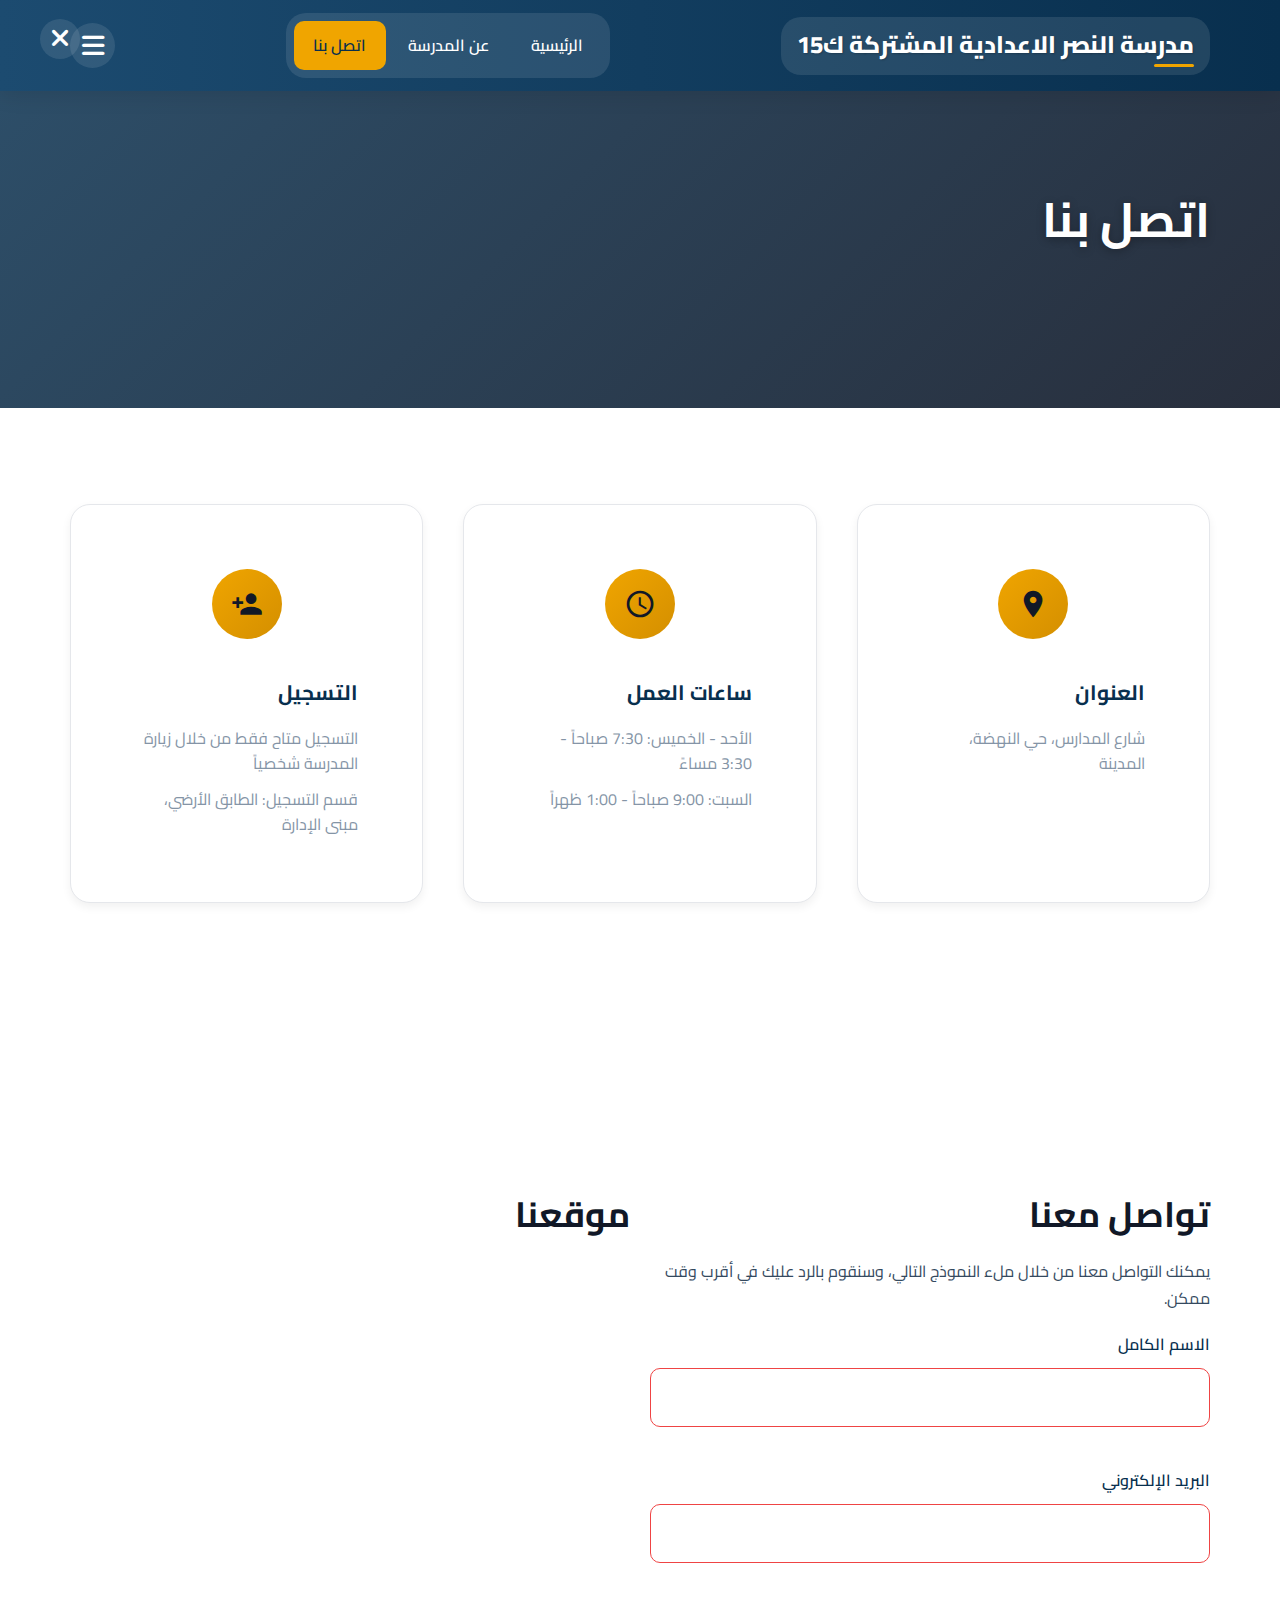
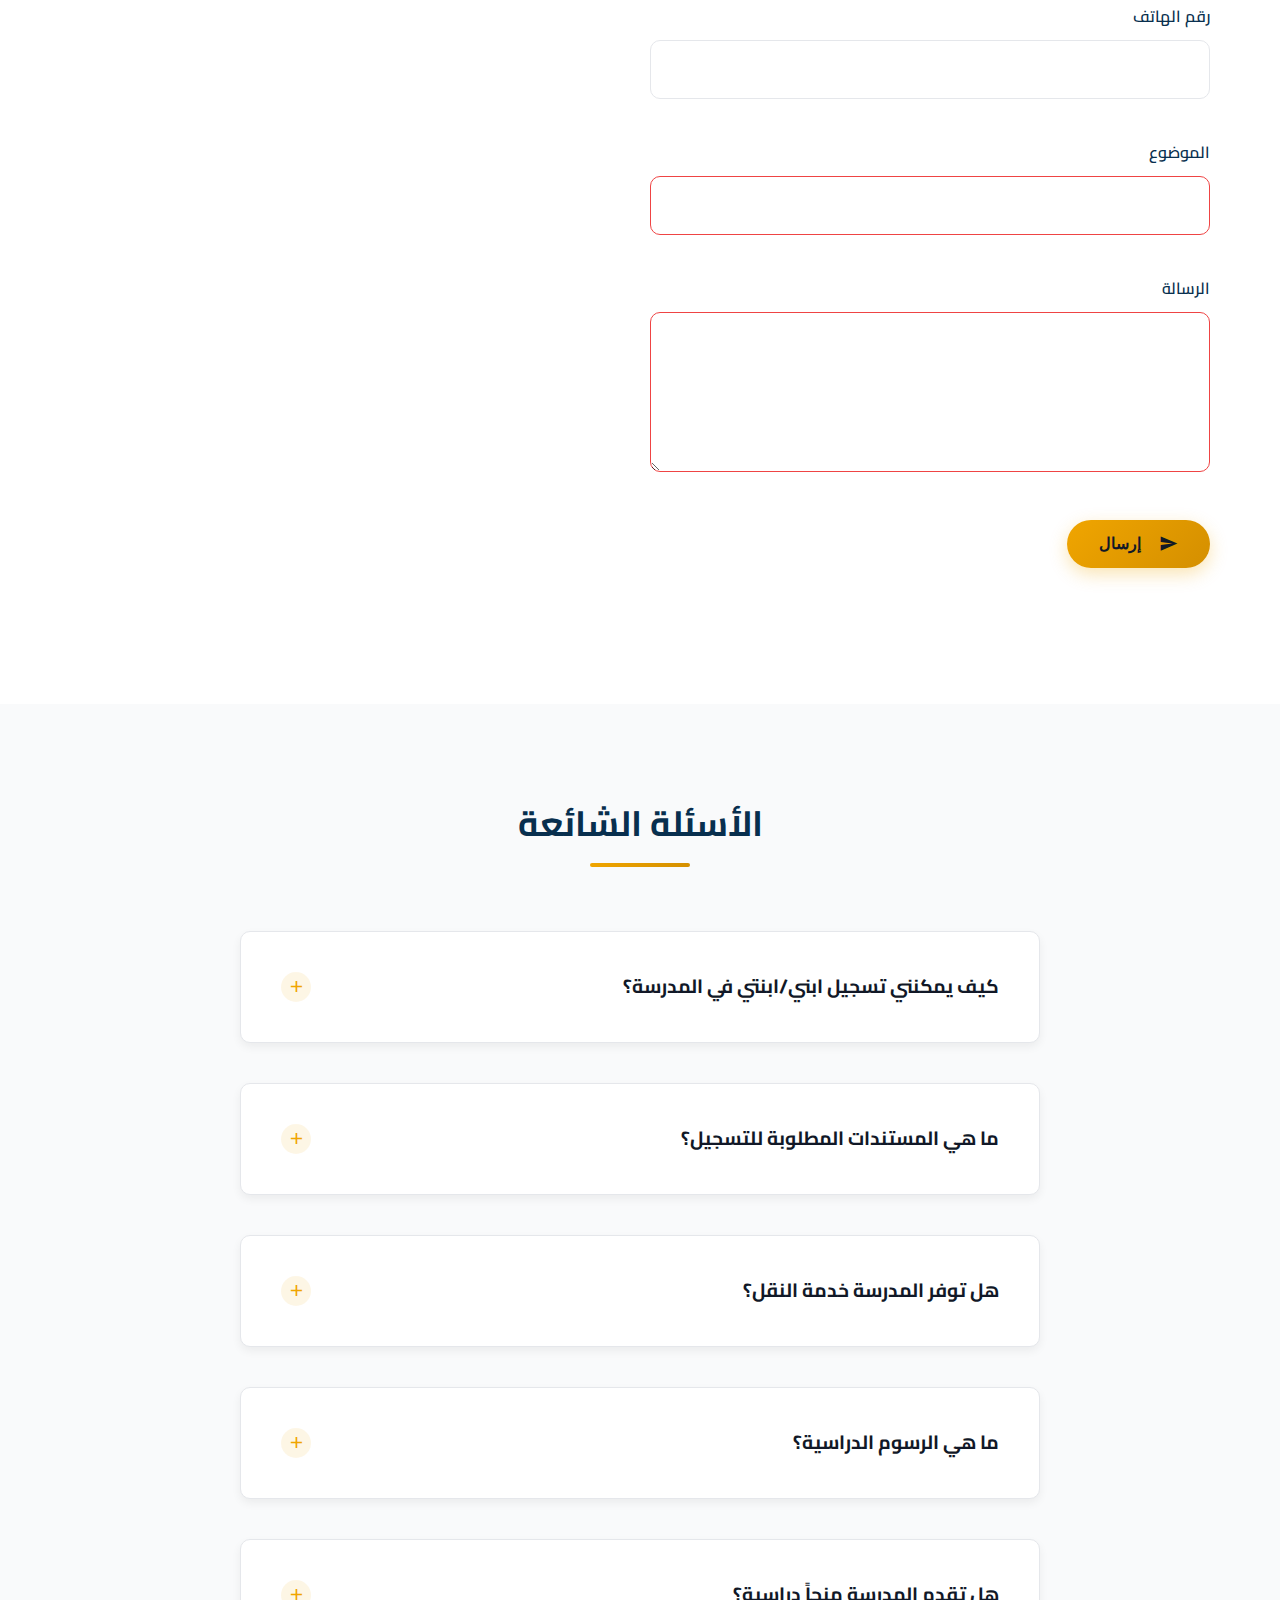
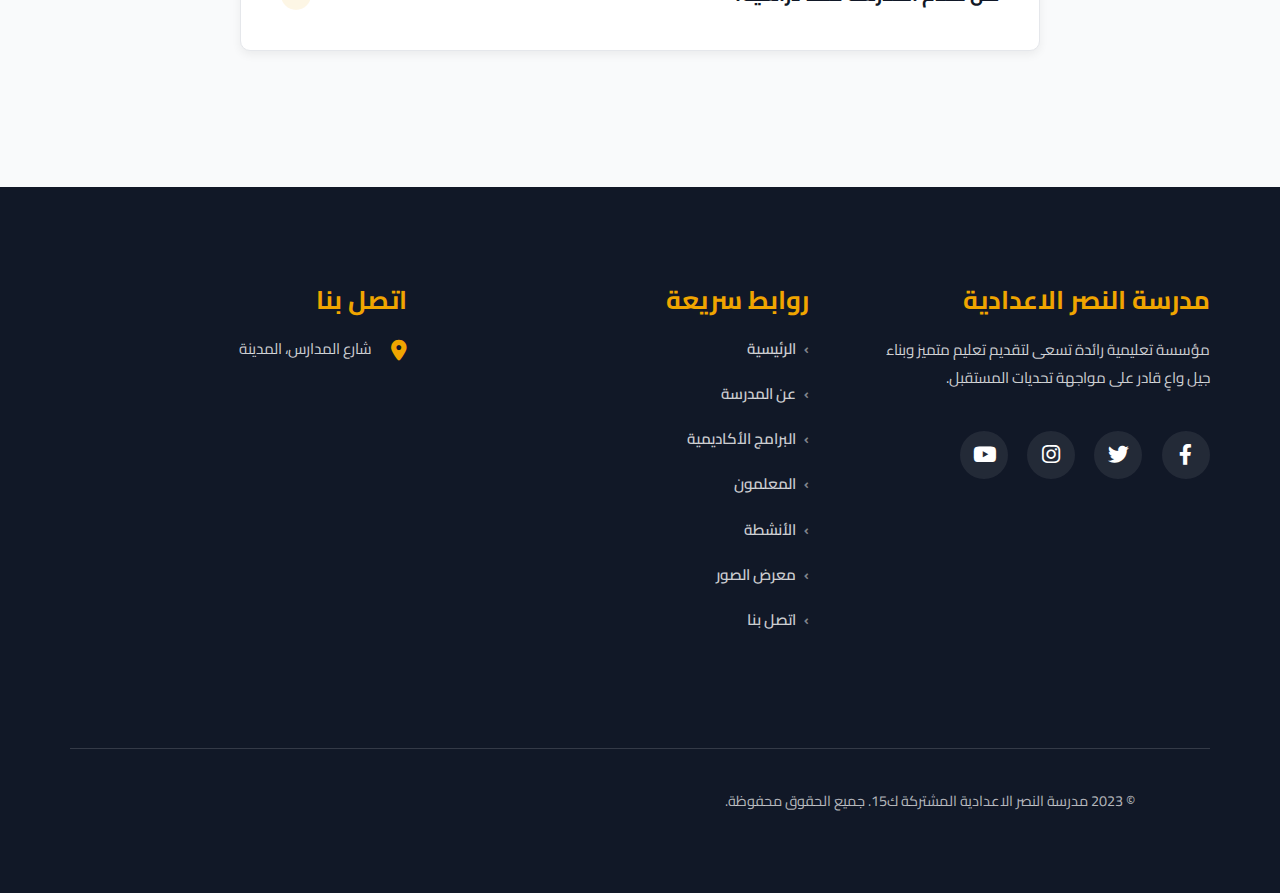
<file: contact.html>
<!DOCTYPE html>
<html lang="ar" dir="rtl">
<head>
    <meta charset="UTF-8">
    <meta name="viewport" content="width=device-width, initial-scale=1.0">
    <meta http-equiv="X-UA-Compatible" content="IE=edge">
    <meta name="description" content="اتصل بنا - مدرسة النصر الاعدادية المشتركة ك15">
    <title>اتصل بنا | مدرسة النصر الاعدادية المشتركة ك15</title>
    <!-- Preconnect to Google Fonts -->
    <link rel="preconnect" href="https://fonts.googleapis.com">
    <link rel="preconnect" href="https://fonts.gstatic.com" crossorigin>
    <!-- Load Cairo font with display=swap for better text visibility during loading -->
    <link href="https://fonts.googleapis.com/css2?family=Cairo:wght@400;600;700;800&display=swap&text=ابتثجحخدذرزسشصضطظعغفقكلمنهويءؤةئ٠١٢٣٤٥٦٧٨٩&subset=arabic" rel="stylesheet">
    <link href="https://fonts.googleapis.com/icon?family=Material+Icons" rel="stylesheet">
    <link rel="stylesheet" href="https://cdnjs.cloudflare.com/ajax/libs/font-awesome/6.0.0-beta3/css/all.min.css">
    <link rel="stylesheet" href="styles/main.css">
</head>
<body>
    <!-- Fallback for users with JavaScript disabled -->
    <noscript>
        <div style="background-color: #f44336; color: white; text-align: center; padding: 10px; direction: rtl;">
            يرجى تفعيل جافا سكريبت للحصول على أفضل تجربة لموقعنا
        </div>
    </noscript>
    <!-- Header -->
    <header class="main-header">
        <div class="container">
            <div class="logo">
                <h1>مدرسة النصر الاعدادية المشتركة ك15</h1>
            </div>
            <nav class="main-nav" aria-label="القائمة الرئيسية">
                <button class="close-menu-btn" aria-label="إغلاق القائمة"><i class="fas fa-times"></i></button>
                <ul>
                    <li><a href="index.html">الرئيسية</a></li>
                    <li><a href="about.html">عن المدرسة</a></li>
                    <li><a href="contact.html" class="active" aria-current="page">اتصل بنا</a></li>
                </ul>
            </nav>
            <button class="menu-toggle" aria-label="فتح القائمة" aria-expanded="false">
                <i class="fas fa-bars"></i>
            </button>
        </div>
    </header>

    <!-- Page Banner -->
    <section class="page-banner">
        <div class="page-banner-overlay"></div>
        <div class="container">
            <h2>اتصل بنا</h2>
            <nav class="breadcrumb">
                <a href="index.html">الرئيسية</a> / <span>اتصل بنا</span>
            </nav>
        </div>
    </section>

    <!-- Contact Info Section -->
    <section class="contact-info-section">
        <div class="container">
            <div class="contact-info-grid">
                <div class="contact-info-card animate-on-scroll">
                    <div class="contact-icon">
                        <i class="material-icons">location_on</i>
                    </div>
                    <h3>العنوان</h3>
                    <p>شارع المدارس، حي النهضة، المدينة</p>
                </div>
                <div class="contact-info-card animate-on-scroll">
                    <div class="contact-icon">
                        <i class="material-icons">schedule</i>
                    </div>
                    <h3>ساعات العمل</h3>
                    <p>الأحد - الخميس: 7:30 صباحاً - 3:30 مساءً</p>
                    <p>السبت: 9:00 صباحاً - 1:00 ظهراً</p>
                </div>
                <div class="contact-info-card animate-on-scroll">
                    <div class="contact-icon">
                        <i class="material-icons">person_add</i>
                    </div>
                    <h3>التسجيل</h3>
                    <p>التسجيل متاح فقط من خلال زيارة المدرسة شخصياً</p>
                    <p>قسم التسجيل: الطابق الأرضي، مبنى الإدارة</p>
                </div>
            </div>
        </div>
    </section>

    <!-- Contact Form and Map Section -->
    <section class="contact-form-map">
        <div class="container">
            <div class="row">
                <div class="col">
                    <div class="contact-form-container">
                        <h2>تواصل معنا</h2>
                        <p>يمكنك التواصل معنا من خلال ملء النموذج التالي، وسنقوم بالرد عليك في أقرب وقت ممكن.</p>
                        <form class="contact-form" id="contactForm">
                            <div class="form-group">
                                <label for="name" class="form-label">الاسم الكامل</label>
                                <input type="text" id="name" name="name" class="form-control" required>
                            </div>
                            <div class="form-group">
                                <label for="email" class="form-label">البريد الإلكتروني</label>
                                <input type="email" id="email" name="email" class="form-control" required>
                            </div>
                            <div class="form-group">
                                <label for="phone" class="form-label">رقم الهاتف</label>
                                <input type="tel" id="phone" name="phone" class="form-control">
                            </div>
                            <div class="form-group">
                                <label for="subject" class="form-label">الموضوع</label>
                                <input type="text" id="subject" name="subject" class="form-control" required>
                            </div>
                            <div class="form-group">
                                <label for="message" class="form-label">الرسالة</label>
                                <textarea id="message" name="message" class="form-control" required></textarea>
                            </div>
                            <div class="form-group">
                                <button type="submit" class="btn btn-primary"><i class="material-icons">send</i> إرسال</button>
                            </div>
                        </form>
                    </div>
                </div>
                <div class="col">
                    <div class="map-container">
                        <h2>موقعنا</h2>
                        <div class="map">
                            <!-- Replace with actual Google Maps embed code -->
                            <iframe src="https://www.google.com/maps/embed?pb=!1m18!1m12!1m3!1d3456.789012345678!2d35.12345678901234!3d31.12345678901234!2m3!1f0!2f0!3f0!3m2!1i1024!2i768!4f13.1!3m3!1m2!1s0x0%3A0x0!2zMzHCsDA3JzI0LjQiTiAzNcKwMDcnMjQuNCJF!5e0!3m2!1sen!2s!4v1234567890123!5m2!1sen!2s" width="100%" height="450" style="border:0;" allowfullscreen="" loading="lazy"></iframe>
                        </div>
                    </div>
                </div>
            </div>
        </div>
    </section>

    <!-- FAQ Section -->
    <section class="faq-section">
        <div class="container">
            <h2 class="section-title">الأسئلة الشائعة</h2>
            <div class="faq-container">
                <div class="faq-item">
                    <div class="faq-question">
                        <h3>كيف يمكنني تسجيل ابني/ابنتي في المدرسة؟</h3>
                        <span class="faq-toggle"><i class="material-icons">add</i></span>
                    </div>
                    <div class="faq-answer">
                        <p>يمكنك تسجيل ابنك/ابنتك في المدرسة من خلال زيارة قسم التسجيل في المدرسة وتقديم المستندات المطلوبة. يرجى الحضور شخصياً خلال ساعات العمل الرسمية، حيث أن التسجيل متاح فقط من خلال الزيارة الشخصية للمدرسة.</p>
                    </div>
                </div>
                <div class="faq-item">
                    <div class="faq-question">
                        <h3>ما هي المستندات المطلوبة للتسجيل؟</h3>
                        <span class="faq-toggle"><i class="material-icons">add</i></span>
                    </div>
                    <div class="faq-answer">
                        <p>المستندات المطلوبة للتسجيل تشمل: شهادة الميلاد، صورة عن بطاقة الهوية للوالدين، صور شخصية حديثة للطالب، الشهادات الدراسية السابقة، وتقرير طبي حديث.</p>
                    </div>
                </div>
                <div class="faq-item">
                    <div class="faq-question">
                        <h3>هل توفر المدرسة خدمة النقل؟</h3>
                        <span class="faq-toggle"><i class="material-icons">add</i></span>
                    </div>
                    <div class="faq-answer">
                        <p>نعم، توفر المدرسة خدمة النقل للطلاب من وإلى المدرسة بحافلات مجهزة ومكيفة، مع مشرفين مؤهلين لضمان سلامة الطلاب.</p>
                    </div>
                </div>
                <div class="faq-item">
                    <div class="faq-question">
                        <h3>ما هي الرسوم الدراسية؟</h3>
                        <span class="faq-toggle"><i class="material-icons">add</i></span>
                    </div>
                    <div class="faq-answer">
                        <p>تختلف الرسوم الدراسية حسب المرحلة الدراسية. يمكنك الاتصال بقسم التسجيل للحصول على معلومات مفصلة عن الرسوم الدراسية للعام الدراسي الحالي.</p>
                    </div>
                </div>
                <div class="faq-item">
                    <div class="faq-question">
                        <h3>هل تقدم المدرسة منحاً دراسية؟</h3>
                        <span class="faq-toggle"><i class="material-icons">add</i></span>
                    </div>
                    <div class="faq-answer">
                        <p>نعم، تقدم المدرسة منحاً دراسية للطلاب المتفوقين أكاديمياً والطلاب الموهوبين في المجالات الرياضية والفنية. يمكنك التواصل مع إدارة المدرسة للحصول على مزيد من المعلومات.</p>
                    </div>
                </div>
            </div>
        </div>
    </section>

    <!-- Footer -->
    <footer class="main-footer">
        <div class="container">
            <div class="footer-grid">
                <div class="footer-about">
                    <h3>مدرسة النصر الاعدادية</h3>
                    <p>مؤسسة تعليمية رائدة تسعى لتقديم تعليم متميز وبناء جيل واعٍ قادر على مواجهة تحديات المستقبل.</p>
                    <div class="social-links">
                        <a href="#"><i class="fab fa-facebook-f"></i></a>
                        <a href="#"><i class="fab fa-twitter"></i></a>
                        <a href="#"><i class="fab fa-instagram"></i></a>
                        <a href="#"><i class="fab fa-youtube"></i></a>
                    </div>
                </div>
                <div class="footer-links">
                    <h3>روابط سريعة</h3>
                    <ul>
                        <li><a href="index.html">الرئيسية</a></li>
                        <li><a href="about.html">عن المدرسة</a></li>
                        <li><a href="academics.html">البرامج الأكاديمية</a></li>
                        <li><a href="teachers.html">المعلمون</a></li>
                        <li><a href="activities.html">الأنشطة</a></li>
                        <li><a href="gallery.html">معرض الصور</a></li>
                        <li><a href="contact.html">اتصل بنا</a></li>
                    </ul>
                </div>
                <div class="footer-contact">
                    <h3>اتصل بنا</h3>
                    <ul>
                        <li><i class="fas fa-map-marker-alt"></i> شارع المدارس، المدينة</li>
                    </ul>
                </div>
            </div>
            <div class="footer-bottom">
                <p>&copy; 2023 مدرسة النصر الاعدادية المشتركة ك15. جميع الحقوق محفوظة.</p>
            </div>
        </div>
    </footer>

    <script src="scripts/main.js"></script>
    <script>
        // Ensure text is visible even if animations fail
        document.addEventListener('DOMContentLoaded', function() {
            document.body.classList.add('page-loaded');
            
            // Force visibility of important text elements after a short delay
            setTimeout(function() {
                document.querySelectorAll('h1, h2, h3, p, .section-title, label, .form-control').forEach(function(el) {
                    el.style.opacity = '1';
                    el.style.visibility = 'visible';
                });
            }, 500);
            
            // FAQ Toggle
            const faqItems = document.querySelectorAll('.faq-item');
            
            faqItems.forEach(item => {
                const question = item.querySelector('.faq-question');
                const answer = item.querySelector('.faq-answer');
                const toggle = item.querySelector('.faq-toggle');
                
                question.addEventListener('click', () => {
                    faqItems.forEach(otherItem => {
                        if (otherItem !== item) {
                            otherItem.classList.remove('active');
                            otherItem.querySelector('.faq-answer').style.display = 'none';
                            otherItem.querySelector('.faq-toggle i').className = 'material-icons';
                            otherItem.querySelector('.faq-toggle i').textContent = 'add';
                        }
                    });
                    
                    item.classList.toggle('active');
                    
                    if (item.classList.contains('active')) {
                        answer.style.display = 'block';
                        toggle.querySelector('i').className = 'material-icons';
                        toggle.querySelector('i').textContent = 'remove';
                    } else {
                        answer.style.display = 'none';
                        toggle.querySelector('i').className = 'material-icons';
                        toggle.querySelector('i').textContent = 'add';
                    }
                });
            });
            
            // Hide all answers initially
            faqItems.forEach(item => {
                item.querySelector('.faq-answer').style.display = 'none';
            });
            
            // Form submission
            const contactForm = document.getElementById('contactForm');
            if (contactForm) {
                contactForm.addEventListener('submit', function(e) {
                    e.preventDefault();
                    // Here you would normally send the form data to a server
                    alert('تم إرسال رسالتك بنجاح! سنتواصل معك قريباً.');
                    contactForm.reset();
                });
            }
        });
    </script>
</body>
</html>
</file>
<file: styles/main.css>
/* === بداية التعديلات: تحسينات شاملة === */

/* CSS Reset */
* {
    margin: 0;
    padding: 0;
    box-sizing: border-box;
    /* تحسين الأداء البصري للخطوط */
    -webkit-font-smoothing: antialiased;
    -moz-osx-font-smoothing: grayscale;
}

/* CSS Variables */
:root {
    /* Colors - نظام ألوان محدث وأكثر انسجاماً */
    --primary-color: #f0a500; /* درجة ذهبية أكثر دفئاً وحيوية */
    --primary-color-darker: #d48f00;
    --secondary-color: #082f4e; /* أزرق بحري عميق */
    --secondary-color-lighter: #1c4b70;
    --accent-color: #e63946; /* أحمر أكثر وضوحاً */
    --text-color: #34495e;  /* لون نص أغمق قليلاً لتحسين القراءة */
    --text-light: #8494a6; /* لون نص فاتح أكثر وضوحاً */
    --light-bg: #f9fafb; /* خلفية فاتحة جداً ونظيفة */
    --white: #ffffff;
    --dark: #111827; /* أسود معتدل */
    --border-color: #e5e7eb;
    --success-color: #10b981;
    --error-color: #ef4444;
    --gradient-primary: linear-gradient(135deg, var(--primary-color), var(--primary-color-darker));
    --gradient-secondary: linear-gradient(135deg, var(--secondary-color), var(--secondary-color-lighter));
    --gradient-accent: linear-gradient(135deg, var(--accent-color), #f97316); /* إضافة تدرج للون التمييز */
    --gradient-bg: linear-gradient(135deg, var(--light-bg), #eef2f9); /* تدرج للخلفيات */

    /* Typography - استخدام خط واحد لتبسيط الهوية البصرية وتحسين الأداء */
    --main-font: 'Cairo', 'Tajawal', 'Arial', sans-serif; /* إضافة خطوط احتياطية */

    /* Spacing - زيادة طفيفة في بعض المسافات للتهوية */
    --spacing-xxs: 0.25rem;
    --spacing-xs: 0.6rem;  /* زيادة طفيفة */
    --spacing-sm: 1.2rem; /* زيادة طفيفة */
    --spacing-md: 2.5rem; /* زيادة */
    --spacing-lg: 4rem;  /* زيادة */
    --spacing-xl: 6rem;  /* زيادة */

    /* Border Radius - الحفاظ على الانسيابية */
    --border-radius-sm: 5px;  /* تعديل طفيف */
    --border-radius-md: 10px; /* تعديل طفيف */
    --border-radius-lg: 20px; /* تعديل طفيف */
    --border-radius-xl: 30px; /* تعديل طفيف */
    --border-radius-circle: 50%;

    /* Box Shadow - ظلال أكثر نعومة واحترافية */
    --box-shadow: 0 4px 10px rgba(0, 0, 0, 0.06);
    --box-shadow-lg: 0 10px 25px rgba(0, 0, 0, 0.08);
    --box-shadow-hover: 0 12px 30px rgba(0, 0, 0, 0.12);
    --box-shadow-inset: inset 0 2px 4px rgba(0, 0, 0, 0.05); /* إضافة ظل داخلي */

    /* Transitions - تعديل التوقيت لمنح الحركة نعومة أكبر */
    --transition-fast: 0.2s ease-in-out;
    --transition-normal: 0.35s ease-in-out; /* زيادة طفيفة */
    --transition-slow: 0.6s ease-in-out;
}

/* Page Load Animation */
body {
    font-family: var(--main-font); /* توحيد الخط */
    color: var(--text-color);
    line-height: 1.7; /* زيادة طفيفة لتحسين القراءة */
    background-color: var(--white);
    overflow-x: hidden; /* منع التمرير الأفقي غير المرغوب */
    opacity: 0;
    transition: opacity 0.5s ease-in-out;
}

body.page-loaded {
    opacity: 1;
}

/* Base Styles */
html {
    font-size: 16px;
    scroll-behavior: smooth;
    /* تحسين تجربة التمرير */
    overflow-x: hidden;
    text-rendering: optimizeLegibility;
    -webkit-font-smoothing: antialiased;
    -moz-osx-font-smoothing: grayscale;
}

/* Material Icons Styles */
.material-icons {
    vertical-align: middle;
    font-size: 1.5rem; /* Default size */
    margin: 0 0.2rem;
    line-height: 1;
}

/* Different sizes for Material Icons */
.material-icons.md-18 { font-size: 18px; }
.material-icons.md-24 { font-size: 24px; }
.material-icons.md-36 { font-size: 36px; }
.material-icons.md-48 { font-size: 48px; }

/* Typography */
h1, h2, h3, h4, h5, h6 {
    font-family: var(--main-font); /* توحيد الخط */
    font-weight: 700;
    line-height: 1.35; /* تحسين ارتفاع السطر للعناوين */
    margin-bottom: var(--spacing-sm);
    color: var(--dark);
    letter-spacing: -0.5px; /* تضييق المسافات بين الحروف قليلاً */
    text-align: right; /* ضمان محاذاة النص لليمين في العناوين */
}

h1 { font-size: 2.8rem; } /* زيادة طفيفة */
h2 { font-size: 2.2rem; } /* زيادة طفيفة */
h3 { font-size: 1.6rem; } /* زيادة طفيفة */
h4 { font-size: 1.3rem; } /* زيادة طفيفة */

p {
    margin-bottom: var(--spacing-sm);
    max-width: 70ch; /* تحسين عرض الفقرات للقراءة */
    color: var(--text-color); /* تأكيد لون النص */
    text-align: right; /* ضمان محاذاة النص لليمين */
}

a {
    color: var(--primary-color);
    text-decoration: none;
    transition: color var(--transition-normal);
    font-weight: 600; /* جعل الروابط أكثر بروزاً */
}

a:hover {
    color: var(--primary-color-darker); /* استخدام درجة أغمق عند المرور */
}

ul, ol {
    list-style-position: inside;
    margin-bottom: var(--spacing-sm);
    padding-left: var(--spacing-sm); /* إضافة padding لتمييز القوائم */
}

img, svg { /* تطبيق القاعدة على svg أيضاً */
    max-width: 100%;
    height: auto;
    vertical-align: middle; /* محاذاة الصور بشكل أفضل */
}

/* Accessibility Focus Styles */
*:focus-visible {
    outline: 3px solid var(--secondary-color-lighter);
    outline-offset: 3px;
    box-shadow: 0 0 0 4px rgba(28, 75, 112, 0.3); /* إضافة ظل لزيادة الوضوح */
    border-radius: var(--border-radius-sm);
}
/* إزالة التحديد عند التركيز بالفأرة للحفاظ على الجمالية */
*:focus:not(:focus-visible) {
   outline: none;
   box-shadow: none;
}

.section-title {
    text-align: center;
    margin-bottom: var(--spacing-lg);
    position: relative;
    padding-bottom: var(--spacing-sm);
    color: var(--secondary-color); /* جعل العنوان باللون الثانوي */
    font-weight: 700; /* تأكيد وزن الخط */
}

.section-title::after {
    content: '';
    position: absolute;
    bottom: 0;
    left: 50%;
    transform: translateX(-50%);
    width: 100px; /* زيادة عرض الخط */
    height: 4px; /* زيادة سمك الخط */
    background: var(--gradient-primary); /* استخدام التدرج للخط */
    border-radius: 2px; /* تدوير حواف الخط */
    /* إضافة حركة بسيطة للخط عند التحميل (إذا كان مدعوماً بـ JS) */
    /* أو عند المرور (كمثال هنا) */
    transition: width var(--transition-slow);
}
.section-title:hover::after {
     width: 130px; /* مثال لتأثير بسيط عند المرور */
}

/* Section Description */
.section-description {
    text-align: center;
    max-width: 800px;
    margin: 0 auto var(--spacing-lg);
    color: var(--text-color);
    font-size: 1.2rem;
    line-height: 1.8;
    opacity: 1;
    visibility: visible;
}

/* Specific styles for the Why Al-Nasr section */
#why-alnasr {
    background: var(--gradient-bg);
    padding: var(--spacing-xl) 0;
    position: relative;
    overflow: visible;
    border-top: 5px solid var(--primary-color);
    border-bottom: 5px solid var(--primary-color);
}

#why-alnasr .section-title {
    color: var(--secondary-color);
    font-size: 2.5rem;
    margin-bottom: 2rem;
    opacity: 1;
    visibility: visible;
}

#why-alnasr .section-title::after {
    width: 150px;
    height: 5px;
}

#why-alnasr .features-grid {
    margin-top: 3rem;
}

#why-alnasr .feature-card {
    background-color: var(--white);
    padding: var(--spacing-lg);
    border-radius: var(--border-radius-xl);
    box-shadow: var(--box-shadow);
    text-align: right;
    transition: transform var(--transition-normal), box-shadow var(--transition-normal);
    border: 2px solid var(--primary-color);
    opacity: 1;
    visibility: visible;
}

#why-alnasr .feature-icon {
    font-size: 4rem;
    color: var(--primary-color);
    margin-bottom: var(--spacing-md);
    opacity: 1;
    visibility: visible;
}

#why-alnasr .features-cta {
    text-align: center;
    margin-top: 3rem;
}

#why-alnasr .features-cta .btn {
    padding: 1rem 2.5rem;
    font-size: 1.2rem;
    opacity: 1;
    visibility: visible;
}

/* إزالة النمط .animated المنفصل وتبسيطه */

/* Layout */
.container {
    width: 92%; /* استخدام نسبة مئوية مع حد أقصى */
    max-width: 1280px; /* زيادة الحد الأقصى قليلاً */
    margin: 0 auto;
    padding: 0 var(--spacing-sm);
}

section {
    padding: var(--spacing-xl) 0;
    position: relative; /* للسماح بوضع عناصر مطلقة داخل الأقسام */
    overflow: hidden; /* منع العناصر المطلقة من الخروج */
}

/* Grid System - تحسين بسيط */
.row {
    display: flex;
    flex-wrap: wrap;
    margin: 0 calc(-1 * var(--spacing-sm) / 2); /* استخدام المتغير للمسافة */
}

.col {
    padding: 0 calc(var(--spacing-sm) / 2); /* استخدام المتغير للمسافة */
    flex: 1 1 0; /* السماح للعمود بالتقلص والتمدد */
    min-width: 0; /* لمنع العناصر الداخلية من التسبب في تجاوز العرض */
}

/* Flexbox Utilities (No changes needed, they are good) */
.flex { display: flex; }
.flex-column { flex-direction: column; }
.justify-center { justify-content: center; }
.align-center { align-items: center; }
.space-between { justify-content: space-between; }

/* Buttons */
.btn {
    display: inline-flex; /* استخدام inline-flex لمحاذاة الأيقونات */
    align-items: center;
    justify-content: center;
    gap: var(--spacing-xs); /* إضافة مسافة للأيقونات */
    padding: 0.9rem 2rem; /* تعديل الحشو قليلاً */
    border-radius: var(--border-radius-xl); /* استخدام نصف قطر أكبر للزر */
    font-weight: 700;
    text-align: center;
    cursor: pointer;
    transition: all var(--transition-normal);
    border: none;
    font-size: 1rem;
    position: relative;
    overflow: hidden;
    box-shadow: var(--box-shadow);
    z-index: 1;
    white-space: nowrap; /* منع التفاف النص في الأزرار */
}

/* Material Icons in buttons */
.btn .material-icons {
    font-size: 1.2rem;
    margin-left: 0.5rem;
    margin-right: 0;
}

.btn::before {
    content: '';
    position: absolute;
    top: 0;
    left: 0;
    width: 100%;
    height: 100%;
    background-color: rgba(255, 255, 255, 0.15); /* تقليل شفافية التأثير */
    transform: scaleX(0); /* تغيير الحركة إلى scale */
    transform-origin: left;
    transition: transform var(--transition-normal);
    z-index: -1;
}

.btn:hover {
    transform: translateY(-4px); /* زيادة تأثير الرفع قليلاً */
    box-shadow: var(--box-shadow-hover);
}

.btn:hover::before {
    transform: scaleX(1);
}

/* إضافة حالة :active للزر */
.btn:active {
    transform: translateY(-1px);
    box-shadow: var(--box-shadow);
}

.btn-primary {
    background: var(--gradient-primary);
    color: var(--dark); /* استخدام اللون الداكن للنص لتحسين التباين */
    box-shadow: 0 6px 18px rgba(240, 165, 0, 0.3); /* ظل أكثر تحديداً */
}

.btn-primary:hover {
    box-shadow: 0 8px 25px rgba(240, 165, 0, 0.4);
    /* يمكن إضافة تدرج أغمق قليلاً عند المرور إذا رغبت */
    /* background: linear-gradient(135deg, var(--primary-color-darker), #c87e00); */
}

.btn-secondary {
    background: var(--gradient-secondary);
    color: var(--white);
    box-shadow: 0 6px 18px rgba(8, 47, 78, 0.3);
}

.btn-secondary:hover {
    box-shadow: 0 8px 25px rgba(8, 47, 78, 0.4);
    /* background: linear-gradient(135deg, var(--secondary-color-lighter), #103a5c); */
}

.btn-outline {
    background-color: transparent;
    border: 2px solid var(--primary-color);
    color: var(--primary-color);
    box-shadow: none;
}

.btn-outline:hover {
    background-color: var(--primary-color);
    color: var(--dark);
    transform: translateY(-4px);
    box-shadow: 0 8px 25px rgba(240, 165, 0, 0.3);
}

/* Cards */
.card {
    background-color: var(--white);
    border-radius: var(--border-radius-lg);
    box-shadow: var(--box-shadow);
    overflow: hidden;
    transition: transform var(--transition-normal), box-shadow var(--transition-normal);
    position: relative;
    border: 1px solid var(--border-color); /* حدود أكثر وضوحاً */
    display: flex; /* استخدام flex لتحسين التحكم بالمحتوى */
    flex-direction: column; /* جعل المحتوى يترتب عمودياً */
    height: 100%; /* جعل البطاقة تملأ المساحة المتاحة في Grid/Flex */
}

/* إزالة التأثير ::before المعقد قليلاً، يمكن استعادته إذا كان مرغوباً بشدة */
/* .card::before { ... } */

.card:hover {
    transform: translateY(-10px); /* زيادة تأثير الرفع */
    box-shadow: var(--box-shadow-lg); /* استخدام ظل أكبر قليلاً */
}

.card-image-wrapper { /* إضافة حاوية للصورة للتحكم أفضل */
    width: 100%;
    height: 240px; /* ارتفاع ثابت أو aspect-ratio */
    overflow: hidden; /* قص الصورة الزائدة */
    position: relative;
}

.card-image {
    width: 100%;
    height: 100%;
    object-fit: cover; /* ضمان ملء الصورة للمساحة */
    transition: transform var(--transition-slow), filter var(--transition-normal); /* حركة أبطأ للصورة */
}

.card:hover .card-image {
    transform: scale(1.08); /* تكبير أكثر للصورة */
    filter: brightness(1.05); /* إضافة سطوع طفيف */
}

.card-content {
    padding: var(--spacing-md);
    flex-grow: 1; /* السماح للمحتوى بالتمدد لملء المساحة المتبقية */
    /* إزالة الخلفية المتدرجة إلا إذا كانت ضرورية لتصميم معين */
    /* background: linear-gradient(to bottom, rgba(255,255,255,0.95), rgba(255,255,255,1)); */
    background-color: var(--white); /* خلفية بيضاء بسيطة */
}

.card-content h3, 
.news-content h3,
.feature-card h3,
.testimonial-content p,
.cta-content h2,
.cta-content p {
    color: inherit; /* ضمان وراثة اللون من العنصر الأب */
    text-align: right; /* ضمان محاذاة النص لليمين */
}

.feature-card p,
.news-content p,
.testimonial-content p {
    color: inherit; /* ضمان وراثة اللون من العنصر الأب */
    text-align: right; /* ضمان محاذاة النص لليمين */
    margin-right: auto;
    margin-left: auto;
}

/* Form Elements */
.form-group {
    margin-bottom: var(--spacing-md);
}

.form-label {
    display: block;
    margin-bottom: var(--spacing-xs);
    font-weight: 600;
    color: var(--secondary-color); /* لون أكثر بروزاً للعنوان */
}

.form-control {
    width: 100%;
    padding: 0.85rem 1rem; /* تعديل الحشو */
    border: 1px solid var(--border-color);
    border-radius: var(--border-radius-md); /* زيادة تدوير الزوايا */
    font-family: var(--main-font); /* توحيد الخط */
    font-size: 1rem;
    transition: border-color var(--transition-normal), box-shadow var(--transition-normal);
    background-color: var(--white); /* ضمان لون الخلفية */
    color: var(--text-color); /* ضمان لون النص */
}

.form-control:focus {
    outline: none;
    border-color: var(--primary-color);
    box-shadow: 0 0 0 3px rgba(240, 165, 0, 0.2); /* ظل عند التركيز */
}

/* Placeholder styling */
.form-control::placeholder {
    color: var(--text-light);
    opacity: 0.8;
}

/* Invalid state styling */
.form-control:invalid {
    border-color: var(--error-color);
}
.form-control:invalid:focus {
    box-shadow: 0 0 0 3px rgba(239, 68, 68, 0.2);
}


textarea.form-control {
    min-height: 160px; /* زيادة الارتفاع الأدنى */
    resize: vertical;
}

/* Header and Navigation - Redesigned */
.main-header {
    background: linear-gradient(to left, var(--secondary-color), var(--secondary-color-lighter));
    box-shadow: 0 4px 20px rgba(0, 0, 0, 0.1);
    position: sticky;
    top: 0;
    z-index: 1000;
    padding: 0.8rem 0;
    transition: all var(--transition-normal);
    border-bottom: none;
}

.main-header .container {
    display: flex;
    align-items: center;
    justify-content: space-between;
}

.logo {
    display: flex;
    align-items: center;
    text-decoration: none;
    padding: 0.5rem 1rem;
    background: rgba(255, 255, 255, 0.1);
    border-radius: var(--border-radius-lg);
    transition: all var(--transition-normal);
}

.logo:hover {
    background: rgba(255, 255, 255, 0.2);
    transform: translateY(-2px);
}

.logo h1 {
    font-size: 1.5rem;
    margin-bottom: 0;
    color: var(--white);
    font-weight: 800;
    position: relative;
    transition: color var(--transition-normal);
    text-align: right;
    white-space: normal;
    word-wrap: break-word;
    padding: 0.3rem 0;
    text-shadow: 1px 1px 2px rgba(0, 0, 0, 0.2);
}

.logo h1::after {
    content: '';
    position: absolute;
    bottom: 0;
    right: 0;
    width: 40px;
    height: 3px;
    background: var(--primary-color);
    border-radius: 1.5px;
    transition: width var(--transition-normal), background var(--transition-normal);
}

.logo:hover h1 {
    color: var(--primary-color);
}

.logo:hover h1::after {
    width: 100%;
    background: var(--white);
}

.main-nav ul {
    display: flex;
    list-style: none;
    margin: 0;
    padding: 0;
    gap: 0.2rem;
    background: rgba(255, 255, 255, 0.1);
    border-radius: var(--border-radius-lg);
    padding: 0.5rem;
}

.main-nav ul li {
    position: relative;
}

.main-nav ul li a {
    color: var(--white);
    font-weight: 600;
    padding: 0.7rem 1.2rem;
    position: relative;
    transition: all var(--transition-normal);
    display: inline-block;
    text-align: center;
    border-radius: var(--border-radius-md);
    background-color: transparent;
    z-index: 1;
}

/* New hover and active styles */
.main-nav ul li a:hover,
.main-nav ul li a.active {
    color: var(--secondary-color);
}

/* Create a background pill effect for hover/active state */
.main-nav ul li a::before {
    content: '';
    position: absolute;
    top: 0;
    left: 0;
    right: 0;
    bottom: 0;
    background-color: var(--primary-color);
    border-radius: var(--border-radius-md);
    z-index: -1;
    transform: scale(0.5);
    opacity: 0;
    transition: transform var(--transition-normal), opacity var(--transition-normal);
}

.main-nav ul li a:hover::before,
.main-nav ul li a.active::before {
    transform: scale(1);
    opacity: 1;
}

/* Remove the underline effect */
.main-nav ul li a::after {
    display: none;
}

.menu-toggle {
    display: none;
    font-size: 1.6rem;
    cursor: pointer;
    color: var(--white);
    background: rgba(255, 255, 255, 0.1);
    border: none;
    padding: 0.5rem;
    width: 45px;
    height: 45px;
    border-radius: 50%;
    transition: all var(--transition-normal);
    display: flex;
    align-items: center;
    justify-content: center;
}

.menu-toggle:hover {
    background-color: var(--primary-color);
    transform: rotate(90deg);
}

.close-menu-btn {
    position: absolute;
    top: var(--spacing-sm);
    left: var(--spacing-md);
    font-size: 1.6rem;
    color: var(--white);
    background: rgba(255, 255, 255, 0.1);
    border: none;
    cursor: pointer;
    transition: all var(--transition-normal);
    z-index: 1002;
    width: 40px;
    height: 40px;
    border-radius: 50%;
    display: flex;
    align-items: center;
    justify-content: center;
}

.close-menu-btn:hover {
    color: var(--secondary-color);
    background-color: var(--primary-color);
    transform: rotate(90deg);
}

/* Hero Section */
.hero {
    position: relative;
    min-height: 95vh; /* زيادة الارتفاع قليلاً */
    background: url('../images/school-bg.jpg') center center/cover no-repeat fixed; /* إضافة fixed لخلفية parallax بسيطة */
    color: var(--white);
    display: flex;
    align-items: center;
    justify-content: center; /* توسيط المحتوى عمودياً وأفقياً */
    overflow: hidden;
    text-align: center; /* توسيط النص بشكل افتراضي */
}

.hero-overlay {
    position: absolute;
    inset: 0; /* اختصار لـ top, right, bottom, left */
    /* تدرج أكثر نعومة */
    background: linear-gradient(135deg, rgba(8, 47, 78, 0.85), rgba(17, 24, 39, 0.8));
    z-index: 1;
}

/* تبسيط أو إزالة النقش إذا كان يسبب تشتيتاً */
/* .hero::before { ... } */
/* @keyframes backgroundMove { ... } */

.hero-content {
    position: relative;
    z-index: 3;
    max-width: 950px; /* زيادة العرض الأقصى */
    margin: 0 auto;
    padding: var(--spacing-lg) var(--spacing-sm); /* تعديل الحشو */
    animation: fadeInUp 1s ease-out forwards; /* ضمان بقاء الحالة النهائية */
}

.hero-title {
    font-size: 4.2rem; /* زيادة حجم الخط */
    margin-bottom: var(--spacing-md); /* زيادة الهامش السفلي */
    text-shadow: 0 4px 15px rgba(0, 0, 0, 0.4); /* ظل أكثر بروزاً */
    font-weight: 800;
    letter-spacing: 0.5px;
    /* تحسين تأثير التدرج اللوني */
    background: linear-gradient(90deg, var(--white), var(--primary-color), var(--white));
    background-size: 200% auto; /* للسماح بالحركة */
    -webkit-background-clip: text;
    background-clip: text;
    color: var(--white); /* تغيير لضمان ظهور النص حتى إذا لم يدعم المتصفح background-clip */
    text-align: center; /* توسيط العنوان */
    display: block; /* تغيير من inline-block إلى block لضمان العرض الكامل */
    animation: titleGlow 3s ease-in-out infinite alternate, titleGradientMove 8s linear infinite; /* إضافة حركة للتدرج */
}

/* إضافة قاعدة لدعم المتصفحات التي تدعم background-clip */
@supports (-webkit-background-clip: text) or (background-clip: text) {
    .hero-title {
        color: transparent;
    }
}

@keyframes titleGlow {
    from { text-shadow: 0 0 8px rgba(240, 165, 0, 0.4); }
    to   { text-shadow: 0 0 20px rgba(240, 165, 0, 0.7), 0 0 35px rgba(240, 165, 0, 0.5); }
}

@keyframes titleGradientMove {
    to { background-position: 200% center; }
}

.hero-divider {
    width: 150px; /* زيادة العرض */
    height: 5px; /* زيادة السمك */
    background: var(--gradient-primary);
    margin: var(--spacing-md) auto; /* استخدام متغير للمسافة */
    border-radius: 2.5px; /* تدوير الحواف */
    position: relative;
    overflow: hidden;
    /* إزالة التأثير المتحرك ::after إذا كان مبالغاً فيه */
    /* animation: shine 2s infinite; */
}

/* .hero-divider::after { ... } */
/* @keyframes shine { ... } */


.hero-description {
    font-size: 1.4rem; /* زيادة حجم الخط */
    line-height: 1.9; /* زيادة ارتفاع السطر */
    margin-bottom: var(--spacing-lg); /* زيادة الهامش السفلي */
    text-shadow: 0 2px 8px rgba(0, 0, 0, 0.4); /* تحسين الظل */
    /* تحريك النص مع تأخير بسيط */
    animation: fadeInUp 1.2s ease-out 0.3s forwards;
    opacity: 0; /* البدء مخفياً */
    max-width: 750px; /* تحديد عرض أقصى للوصف */
    margin-left: auto; /* لتوسيطه إذا كان أقل من العرض الأقصى */
    margin-right: auto;
    text-align: center; /* توسيط النص */
    color: var(--white); /* تأكيد لون النص */
}

.hero-buttons {
    display: flex;
    flex-wrap: wrap; /* السماح بالالتفاف في الشاشات الصغيرة */
    gap: var(--spacing-md); /* زيادة المسافة */
    justify-content: center;
    /* تحريك الأزرار مع تأخير */
    animation: fadeInUp 1.4s ease-out 0.6s forwards;
    opacity: 0; /* البدء مخفياً */
}

/* إعادة تعريف الأزرار في الهيرو لجعلها أكبر قليلاً */
.hero .btn {
    padding: 1.1rem 2.5rem;
    font-size: 1.15rem;
    border-radius: var(--border-radius-xl);
}

.hero .btn-primary {
    background: var(--primary-color); /* استخدام اللون الأساسي الصلب */
    color: var(--dark);
}
.hero .btn-primary:hover {
    background: var(--primary-color-darker);
}

.hero .btn-secondary {
    background: transparent;
    border: 2px solid var(--white);
    color: var(--white);
}
.hero .btn-secondary:hover {
    background: var(--white);
    color: var(--secondary-color);
}


@keyframes fadeInUp {
    from {
        opacity: 0;
        transform: translateY(40px);
    }
    to {
        opacity: 1;
        transform: translateY(0);
    }
}

@keyframes fadeInDown {
    from {
        opacity: 0;
        transform: translateY(-30px);
    }
    to {
        opacity: 1;
        transform: translateY(0);
    }
}

/* Page Banner */
.page-banner {
    position: relative;
    background: url('../images/placeholder.txt') center/cover no-repeat;
    padding: var(--spacing-xl) 0;
    color: var(--white);
    text-align: center;
    overflow: hidden;
}

.page-banner-overlay {
    position: absolute;
    inset: 0;
    background: linear-gradient(135deg, rgba(8, 47, 78, 0.85), rgba(17, 24, 39, 0.9));
    z-index: 1;
}

.page-banner .container {
    position: relative;
    z-index: 2;
}

.page-banner h2 {
    font-size: 3rem;
    margin-bottom: var(--spacing-sm);
    color: var(--white);
    text-shadow: 0 2px 10px rgba(0, 0, 0, 0.3);
    animation: fadeInDown 1s ease-out forwards;
}

.breadcrumb {
    display: inline-flex;
    align-items: center;
    background-color: rgba(255, 255, 255, 0.1);
    padding: 0.5rem 1rem;
    border-radius: var(--border-radius-md);
    font-size: 0.9rem;
    animation: fadeInUp 1s ease-out 0.3s forwards;
    opacity: 0;
}

.breadcrumb a {
    color: var(--primary-color);
    font-weight: 600;
}

.breadcrumb span {
    color: var(--white);
    opacity: 0.8;
}

/* Scroll Animations */
.animate-on-scroll {
    opacity: 0;
    transform: translateY(30px);
    transition: opacity 0.8s ease-out, transform 0.8s ease-out;
}

.animate-on-scroll.animated {
    opacity: 1;
    transform: translateY(0);
}

/* Staggered animations for grid items */
.features-grid .feature-card,
.news-grid .news-card,
.values-grid .value-card,
.facilities-grid .facility-card,
.contact-info-grid .contact-info-card {
    opacity: 0;
    transform: translateY(30px);
    transition: opacity 0.5s ease-out, transform 0.5s ease-out;
}

.features-grid .feature-card.animated,
.news-grid .news-card.animated,
.values-grid .value-card.animated,
.facilities-grid .facility-card.animated,
.contact-info-grid .contact-info-card.animated {
    opacity: 1;
    transform: translateY(0);
}

/* Staggered delay for grid items */
.features-grid .feature-card:nth-child(1),
.news-grid .news-card:nth-child(1),
.values-grid .value-card:nth-child(1),
.facilities-grid .facility-card:nth-child(1),
.contact-info-grid .contact-info-card:nth-child(1) {
    transition-delay: 0.1s;
}

.features-grid .feature-card:nth-child(2),
.news-grid .news-card:nth-child(2),
.values-grid .value-card:nth-child(2),
.facilities-grid .facility-card:nth-child(2),
.contact-info-grid .contact-info-card:nth-child(2) {
    transition-delay: 0.2s;
}

.features-grid .feature-card:nth-child(3),
.news-grid .news-card:nth-child(3),
.values-grid .value-card:nth-child(3),
.facilities-grid .facility-card:nth-child(3),
.contact-info-grid .contact-info-card:nth-child(3) {
    transition-delay: 0.3s;
}

.features-grid .feature-card:nth-child(4),
.news-grid .news-card:nth-child(4),
.values-grid .value-card:nth-child(4),
.facilities-grid .facility-card:nth-child(4),
.contact-info-grid .contact-info-card:nth-child(4) {
    transition-delay: 0.4s;
}

/* إزالة .animate-fade-in و .pulse إذا لم تكن مستخدمة بشكل واسع */
/* ويمكن استبدالها بـ fadeInUp أو تأثيرات أخرى حسب الحاجة */

/* Features Section */
.features {
    background: var(--gradient-bg); /* استخدام تدرج الخلفية المحدد */
    padding: var(--spacing-xl) 0; /* تعديل الحشو */
    position: relative;
    overflow: visible; /* السماح للظلال بالظهور خارج حدود القسم */
}

/* إزالة ::before إذا كان التأثير غير ضروري */
/* .features::before { ... } */

.features-grid {
    display: grid;
    /* تحسين استجابة الشبكة */
    grid-template-columns: repeat(auto-fit, minmax(min(100%, 300px), 1fr));
    gap: var(--spacing-lg); /* زيادة المسافة */
    position: relative;
    z-index: 2;
}

.feature-card {
    background-color: var(--white);
    padding: var(--spacing-lg); /* زيادة الحشو الداخلي */
    border-radius: var(--border-radius-xl); /* زيادة تدوير الزوايا */
    box-shadow: var(--box-shadow);
    text-align: right; /* تغيير من center إلى right للتوافق مع RTL */
    transition: transform var(--transition-normal), box-shadow var(--transition-normal), background-color var(--transition-normal);
    position: relative;
    overflow: hidden; /* قص أي تجاوزات */
    border: none; /* إزالة الحدود الافتراضية */
    z-index: 1;
    display: flex; /* استخدام flex لتحسين المحاذاة */
    flex-direction: column;
    align-items: flex-start; /* تغيير من center إلى flex-start للتوافق مع RTL */
}

/* إزالة التأثير ::before وتأثير hover المعقد قليلاً */
/* .feature-card::before { ... } */
/* .feature-card:hover::before { ... } */

.feature-card:hover {
    transform: translateY(-12px) scale(1.02); /* تأثير رفع وتكبير بسيط */
    box-shadow: var(--box-shadow-lg); /* ظل أكبر */
    /* تغيير طفيف في الخلفية عند المرور */
    /* background-color: #fdfdfd; */
}

.feature-icon {
    font-size: 3.5rem; /* تكبير الأيقونة */
    /* استخدام تدرج لوني للأيقونة */
    background: var(--gradient-primary);
    -webkit-background-clip: text;
    background-clip: text;
    color: var(--primary-color); /* لون احتياطي إذا لم يدعم المتصفح background-clip */
    margin-bottom: var(--spacing-md);
    transition: transform var(--transition-normal);
    display: inline-block;
    line-height: 1; /* منع تسبب الأيقونة في ارتفاع إضافي */
    align-self: center; /* توسيط الأيقونة */
}

/* Material Icons in feature cards */
.feature-icon .material-icons {
    font-size: 3.5rem;
    color: var(--primary-color);
}

/* إضافة قاعدة لدعم المتصفحات التي تدعم background-clip */
@supports (-webkit-background-clip: text) or (background-clip: text) {
    .feature-icon {
        color: transparent;
    }
}

/* إزالة التأثير ::after المعقد على الأيقونة */
/* .feature-icon::after { ... } */

.feature-card:hover .feature-icon {
    transform: scale(1.15) rotate(-5deg); /* تأثير حركة أكبر */
}

.feature-card:hover .feature-icon .material-icons {
    transform: scale(1.15) rotate(-5deg);
}

/* .feature-card:hover .feature-icon::after { ... } */

.feature-card h3 {
    margin-bottom: var(--spacing-sm);
    color: var(--secondary-color);
    font-weight: 700;
    font-size: 1.4rem; /* تعديل حجم الخط */
    transition: color var(--transition-normal);
}

.feature-card:hover h3 {
    color: var(--primary-color-darker); /* تغيير اللون عند المرور */
}

.feature-card p {
    color: var(--text-light);
    line-height: 1.8; /* زيادة ارتفاع السطر */
    transition: color var(--transition-normal);
    flex-grow: 1; /* السماح للفقرة بملء المساحة إذا لزم الأمر */
    margin-bottom: 0; /* إزالة الهامش السفلي من آخر عنصر */
}

.feature-card:hover p {
    color: var(--text-color);
}

/* News and Events Section */
/* استخدام نفس نمط الخلفية لقسم الميزات أو خلفية أخرى */
.news-events {
    background-color: var(--white); /* خلفية بيضاء بسيطة أو var(--light-bg) */
    padding: var(--spacing-xl) 0;
    position: relative;
}

/* Enhanced Floating Icons */
.floating-icons-container {
    position: absolute;
    top: 0;
    left: 0;
    width: 100%;
    height: 100%;
    overflow: hidden;
    pointer-events: none;
    z-index: 1;
}

.floating-icon {
    position: absolute;
    font-size: 2rem;
    opacity: 0.3;
    animation: floatUp 5s linear forwards;
    z-index: 1;
}

@keyframes floatUp {
    0% {
        transform: translateY(100vh) rotate(0deg);
        opacity: 0;
    }
    10% {
        opacity: 0.3;
    }
    90% {
        opacity: 0.2;
    }
    100% {
        transform: translateY(-100px) rotate(360deg);
        opacity: 0;
    }
}

/* تبسيط الحاوية إذا لم تعد هناك حاجة للخلفية الشفافة */
/* .news-events .container { ... } */


.news-grid {
    display: grid;
    grid-template-columns: repeat(auto-fit, minmax(min(100%, 320px), 1fr)); /* تعديل العرض الأدنى */
    gap: var(--spacing-lg); /* زيادة الفجوة */
}

/* استخدام نفس نمط .card للتوحيد */
.news-card {
    /* وراثة من .card */
    /* يمكن إضافة تعديلات طفيفة هنا إذا لزم الأمر */
    /* مثال: تغيير طفيف في الظل أو الحواف */
    /* border-radius: var(--border-radius-md); */
}

/* تبسيط تأثيرات المرور والاكتفاء بما هو موجود في .card */
/* .news-card:hover { ... } */

.news-image { /* يجب أن يكون هذا هو .card-image-wrapper */
    position: relative;
    overflow: hidden;
    height: 220px; /* تحديد ارتفاع ثابت أو استخدام aspect-ratio */
}

.news-image .card-image { /* الصورة نفسها داخل الغلاف */
     /* ترث الأنماط من .card-image */
}

/* إزالة image-overlay لتبسيط التأثير، تكبير الصورة يكفي */
/* .image-overlay { ... } */
/* .news-card:hover .image-overlay { ... } */

.news-content { /* يجب أن يكون هذا هو .card-content */
    padding: var(--spacing-md);
    /* background: linear-gradient(to bottom, #ffffff 0%, #f8f9fa 100%); */ /* إزالة التدرج */
}

.news-date {
    display: block;
    color: var(--text-light);
    margin-bottom: var(--spacing-xs);
    font-size: 0.85rem; /* تصغير طفيف */
    font-weight: 600; /* زيادة الوزن */
    text-transform: uppercase; /* جعل التاريخ بأحرف كبيرة */
    letter-spacing: 0.5px;
}

.news-content h3 {
    margin-bottom: var(--spacing-sm); /* زيادة الهامش */
    font-size: 1.3rem; /* تعديل حجم الخط */
    line-height: 1.4; /* تعديل ارتفاع السطر */
}
.news-content h3 a { /* التأكد من أن الرابط يغطي العنوان */
    color: inherit; /* يرث لون العنوان */
    text-decoration: none;
}
.news-content h3 a:hover {
    color: var(--primary-color); /* تغيير لون العنوان عند المرور */
}


.read-more {
    display: inline-flex; /* استخدام flex لمحاذاة الأيقونة */
    align-items: center;
    gap: var(--spacing-xxs);
    margin-top: var(--spacing-sm); /* زيادة الهامش العلوي */
    font-weight: 700; /* زيادة الوزن */
    color: var(--primary-color);
    transition: color var(--transition-normal), transform var(--transition-normal);
}
.read-more::after { /* إضافة سهم بسيط */
    content: '←'; /* استخدام سهم لليسار (باعتبار الاتجاه RTL) */
    display: inline-block;
    margin-right: var(--spacing-xxs);
    transition: transform var(--transition-normal);
}

.read-more:hover {
    color: var(--secondary-color);
    transform: translateX(-5px); /* تحريك النص قليلاً */
}
.read-more:hover::after {
    transform: translateX(5px); /* تحريك السهم بالاتجاه المعاكس */
}

.view-all {
    text-align: center;
    margin-top: var(--spacing-lg);
}
/* استخدام زر بتصميم مختلف قليلاً لـ "عرض الكل" */
.view-all .btn {
    padding: 0.8rem 2.5rem;
    font-size: 1rem;
}

/* إزالة الأنماط غير المستخدمة أو المكررة */
/* .pattern-background { ... } */
/* .animated-background { ... } */
/* .floating-icons-container { ... } */
/* .floating-icon { ... } */
/* @keyframes floatUp { ... } */


/* Testimonials Section */
.testimonials {
    background-color: var(--secondary-color); /* تغيير الخلفية للون الثانوي */
    color: var(--white); /* تغيير لون النص للأبيض */
    padding: var(--spacing-xl) 0;
}

.testimonials .section-title {
    color: var(--white); /* تغيير لون عنوان القسم */
}
.testimonials .section-title::after {
    background: var(--gradient-primary); /* التأكد من أن الخط لا يزال ظاهراً */
}

/* Enhanced Testimonials Slider */
.testimonials-slider {
    position: relative;
    padding: 0 var(--spacing-lg);
    margin: 0 auto;
    max-width: 800px;
}

.testimonial {
    background-color: var(--secondary-color-lighter); /* خلفية أفتح قليلاً */
    padding: var(--spacing-lg); /* زيادة الحشو */
    border-radius: var(--border-radius-lg);
    /* box-shadow: var(--box-shadow); */ /* إزالة الظل لأنه على خلفية داكنة */
    flex-shrink: 0; /* منع الشرائح من التقلص */
    width: 100%; /* أو حسب إعدادات السلايدر */
    max-width: 650px; /* عرض أقصى للشهادة */
    margin: 0 auto var(--spacing-md); /* توسيط وإضافة هامش سفلي */
    position: relative;
    text-align: center; /* توسيط النص */
    border: 1px solid rgba(255, 255, 255, 0.1); /* حد خفيف */
    opacity: 0;
    transition: opacity 0.5s ease-out;
}

.testimonial.active {
    opacity: 1;
}

.testimonial::before {
    content: '\201C';
    font-size: 5rem; /* تكبير علامة الاقتباس */
    position: absolute;
    top: var(--spacing-sm); /* تعديل الموضع */
    left: 50%;
    transform: translateX(-50%); /* توسيط علامة الاقتباس */
    color: var(--primary-color);
    opacity: 0.3; /* زيادة الشفافية قليلاً */
    line-height: 1;
    z-index: 1;
}

.testimonial-content {
    margin-top: var(--spacing-lg); /* إضافة مسافة فوق المحتوى بسبب علامة الاقتباس */
    margin-bottom: var(--spacing-md); /* زيادة الهامش */
    font-style: italic; /* جعل النص مائلاً */
    font-size: 1.1rem; /* تعديل حجم الخط */
    line-height: 1.8;
    position: relative;
    z-index: 2; /* للتأكد من أن النص فوق علامة الاقتباس */
}

.testimonial-author {
    display: flex;
    align-items: center;
    justify-content: center; /* توسيط المؤلف */
    gap: var(--spacing-sm);
    margin-top: var(--spacing-md);
    position: relative;
    z-index: 2;
}

.testimonial-author img { /* إضافة صورة للمؤلف */
    width: 60px;
    height: 60px;
    border-radius: var(--border-radius-circle);
    object-fit: cover;
    border: 3px solid var(--primary-color); /* إطار للصورة */
}

.testimonial-author-info h4 {
    margin-bottom: 0;
    color: var(--white); /* لون أبيض للاسم */
    font-size: 1.1rem;
}

.testimonial-author-info p {
    color: var(--primary-color); /* لون مميز للمنصب */
    font-size: 0.9rem;
    margin-bottom: 0;
    font-weight: 600;
}

.slider-dots {
    display: flex;
    justify-content: center;
    gap: 10px;
    margin-top: var(--spacing-md);
}

.dot {
    width: 12px;
    height: 12px;
    border-radius: 50%;
    background-color: rgba(255, 255, 255, 0.3);
    cursor: pointer;
    transition: all var(--transition-normal);
}

.dot.active {
    background-color: var(--primary-color);
    transform: scale(1.2);
}

.slider-nav {
    position: absolute;
    top: 50%;
    transform: translateY(-50%);
    background-color: rgba(255, 255, 255, 0.1);
    color: var(--white);
    border: none;
    width: 40px;
    height: 40px;
    border-radius: 50%;
    display: flex;
    align-items: center;
    justify-content: center;
    cursor: pointer;
    transition: all var(--transition-normal);
    z-index: 3;
}

.slider-prev {
    right: 0;
}

.slider-next {
    left: 0;
}

.slider-nav:hover {
    background-color: var(--primary-color);
    transform: translateY(-50%) scale(1.1);
}

/* Call to Action Section */
.cta {
    /* استخدام تدرج لوني بدلاً من صورة أو فوقها */
    background: var(--gradient-secondary);
    /* background: linear-gradient(rgba(8, 47, 78, 0.9), rgba(17, 24, 39, 0.9)), url('../images/cta-bg.jpg') center/cover no-repeat; */
    color: var(--white);
    text-align: center;
    padding: var(--spacing-xl) 0; /* زيادة الحشو */
    position: relative;
    overflow: hidden;
}

/* إضافة شكل موجي أو نمط كخلفية */
.cta::before {
    content: "";
    position: absolute;
    bottom: 0;
    left: 0;
    width: 100%;
    height: 100px; /* ارتفاع النمط */
    background-image: url("data:image/svg+xml,%3Csvg xmlns='http://www.w3.org/2000/svg' viewBox='0 0 1440 320'%3E%3Cpath fill='%23ffffff' fill-opacity='0.1' d='M0,192L48,176C96,160,192,128,288,138.7C384,149,480,203,576,208C672,213,768,171,864,138.7C960,107,1056,85,1152,96C1248,107,1344,149,1392,170.7L1440,192L1440,320L1392,320C1344,320,1248,320,1152,320C1056,320,960,320,864,320C768,320,672,320,576,320C480,320,384,320,288,320C192,320,96,320,48,320L0,320Z'%3E%3C/path%3E%3C/svg%3E");
    background-repeat: no-repeat;
    background-position: bottom center;
    background-size: cover;
    opacity: 0.5;
}


.cta-content {
    max-width: 850px; /* زيادة العرض */
    margin: 0 auto;
    position: relative; /* للتأكد من أنه فوق ::before */
    z-index: 2;
}

.cta-content h2 {
    color: var(--white);
    margin-bottom: var(--spacing-md); /* زيادة الهامش */
    font-size: 2.5rem; /* تكبير الخط */
    font-weight: 800; /* زيادة الوزن */
}

.cta-content p {
    margin-bottom: var(--spacing-lg); /* زيادة الهامش */
    font-size: 1.2rem; /* تكبير الخط */
    opacity: 0.9; /* شفافية طفيفة */
    line-height: 1.8;
}

.cta .btn { /* تخصيص الزر في الـ CTA */
    padding: 1rem 2.8rem;
    font-size: 1.1rem;
    background: var(--primary-color); /* لون أساسي واضح */
    color: var(--dark);
    box-shadow: 0 8px 25px rgba(240, 165, 0, 0.4);
}
.cta .btn:hover {
    background: var(--white);
    color: var(--secondary-color);
    box-shadow: 0 10px 30px rgba(255, 255, 255, 0.3);
}

/* Contact Info Cards */
.contact-info-grid {
    display: grid;
    grid-template-columns: repeat(auto-fit, minmax(min(100%, 250px), 1fr));
    gap: var(--spacing-md);
    margin-bottom: var(--spacing-xl);
}

.contact-info-card {
    background-color: var(--white);
    border-radius: var(--border-radius-lg);
    box-shadow: var(--box-shadow);
    padding: var(--spacing-lg);
    text-align: center;
    transition: transform var(--transition-normal), box-shadow var(--transition-normal);
    border: 1px solid var(--border-color);
}

.contact-info-card:hover {
    transform: translateY(-10px);
    box-shadow: var(--box-shadow-lg);
}

.contact-icon {
    width: 70px;
    height: 70px;
    background: var(--gradient-primary);
    border-radius: 50%;
    display: flex;
    align-items: center;
    justify-content: center;
    margin: 0 auto var(--spacing-md);
    color: var(--dark);
    font-size: 1.8rem;
    transition: transform var(--transition-normal);
}

/* Material Icons in contact info cards */
.contact-icon .material-icons {
    font-size: 2rem;
}

.contact-info-card:hover .contact-icon {
    transform: scale(1.1) rotate(5deg);
}

.contact-info-card h3 {
    color: var(--secondary-color);
    margin-bottom: var(--spacing-sm);
    font-size: 1.3rem;
}

.contact-info-card p {
    color: var(--text-light);
    margin-bottom: var(--spacing-xs);
    line-height: 1.6;
}

.contact-info-card p:last-child {
    margin-bottom: 0;
}

/* FAQ Section */
.faq-section {
    background-color: var(--light-bg);
    padding: var(--spacing-xl) 0;
}

.faq-container {
    max-width: 800px;
    margin: 0 auto;
}

.faq-item {
    background-color: var(--white);
    border-radius: var(--border-radius-md);
    box-shadow: var(--box-shadow);
    margin-bottom: var(--spacing-md);
    overflow: hidden;
    transition: all var(--transition-normal);
    border: 1px solid var(--border-color);
}

.faq-item.active {
    box-shadow: var(--box-shadow-lg);
}

.faq-question {
    padding: var(--spacing-md);
    display: flex;
    justify-content: space-between;
    align-items: center;
    cursor: pointer;
    transition: background-color var(--transition-normal);
}

.faq-item.active .faq-question {
    background-color: var(--secondary-color);
}

.faq-question h3 {
    margin-bottom: 0;
    font-size: 1.2rem;
    transition: color var(--transition-normal);
}

.faq-item.active .faq-question h3 {
    color: var(--white);
}

.faq-toggle {
    width: 30px;
    height: 30px;
    background-color: rgba(240, 165, 0, 0.1);
    border-radius: 50%;
    display: flex;
    align-items: center;
    justify-content: center;
    color: var(--primary-color);
    transition: all var(--transition-normal);
    flex-shrink: 0;
}

/* Material Icons in FAQ toggles */
.faq-toggle .material-icons {
    font-size: 1.2rem;
    margin: 0;
}

.faq-item.active .faq-toggle {
    background-color: var(--primary-color);
    color: var(--dark);
    transform: rotate(180deg);
}

.faq-answer {
    padding: 0 var(--spacing-md);
    max-height: 0;
    overflow: hidden;
    transition: all var(--transition-normal);
}

.faq-item.active .faq-answer {
    padding: var(--spacing-md);
    max-height: 500px;
    border-top: 1px solid var(--border-color);
}

/* Material Icons in mission/vision boxes */
.icon .material-icons {
    font-size: 3rem;
    color: var(--primary-color);
}

/* Back to Top Button */
.back-to-top {
    position: fixed;
    bottom: 30px;
    right: 30px;
    width: 50px;
    height: 50px;
    border-radius: 50%;
    background-color: var(--primary-color);
    color: var(--dark);
    border: none;
    display: flex;
    align-items: center;
    justify-content: center;
    font-size: 1.2rem;
    cursor: pointer;
    opacity: 0;
    visibility: hidden;
    transform: translateY(20px);
    transition: all var(--transition-normal);
    box-shadow: 0 4px 15px rgba(0, 0, 0, 0.15);
    z-index: 999;
}

.back-to-top.show {
    opacity: 1;
    visibility: visible;
    transform: translateY(0);
}

.back-to-top:hover {
    background-color: var(--primary-color-darker);
    transform: translateY(-5px);
    box-shadow: 0 6px 20px rgba(0, 0, 0, 0.2);
}

/* Footer */
.main-footer {
    background-color: var(--dark);
    color: rgba(255, 255, 255, 0.8); /* لون نص أفتح قليلاً */
    padding-top: var(--spacing-xl);
    padding-bottom: var(--spacing-md); /* إضافة حشو سفلي */
    position: relative;
    overflow: hidden;
    font-size: 0.95rem; /* تعديل حجم الخط الافتراضي للفوتر */
}

/* إزالة الخط العلوي ::before إذا لم يكن مرغوباً */
/* .main-footer::before { ... } */

/* إزالة الموجة SVG إذا كانت مبالغ فيها أو غير متناسقة */
/* .footer-wave { ... } */

.footer-grid {
    display: grid;
    /* تحسين تقسيم الأعمدة */
    grid-template-columns: repeat(auto-fit, minmax(min(100%, 260px), 1fr));
    gap: var(--spacing-lg);
    margin-bottom: var(--spacing-xl); /* زيادة المسافة قبل الخط السفلي */
    position: relative;
    z-index: 2;
}

.footer-title {
    font-size: 1.4rem; /* تعديل حجم الخط */
    margin-bottom: var(--spacing-md);
    color: var(--primary-color);
    position: relative;
    display: inline-block;
    padding-bottom: var(--spacing-xs); /* تعديل المسافة */
    font-weight: 700; /* زيادة الوزن */
}

.footer-title::after {
    content: '';
    position: absolute;
    bottom: 0;
    left: 0;
    width: 60px; /* زيادة العرض */
    height: 3px; /* زيادة السمك */
    background: var(--gradient-primary); /* استخدام التدرج */
    border-radius: 1.5px;
}

.footer-about h3,
.footer-links h3,
.footer-contact h3 {
    color: var(--primary-color);
    text-align: right; /* ضمان محاذاة النص لليمين */
}

.footer-about p,
.footer-links li a,
.footer-contact li {
    color: rgba(255, 255, 255, 0.8); /* لون أفتح للنص */
    text-align: right; /* ضمان محاذاة النص لليمين */
}

.footer-about p {
    margin-bottom: var(--spacing-md);
    line-height: 1.8;
    opacity: 0.9; /* زيادة الوضوح */
}

.social-links {
    display: flex;
    flex-wrap: wrap; /* السماح بالالتفاف */
    gap: var(--spacing-sm); /* زيادة المسافة */
}

.social-links a {
    display: inline-flex; /* استخدام flex */
    align-items: center;
    justify-content: center;
    width: 48px; /* تكبير الأيقونة */
    height: 48px;
    background-color: rgba(255, 255, 255, 0.08); /* خلفية أغمق قليلاً */
    border-radius: var(--border-radius-circle);
    color: var(--white);
    font-size: 1.3rem; /* تكبير حجم الأيقونة الداخلية */
    transition: all var(--transition-normal);
    position: relative;
    overflow: hidden;
    z-index: 1;
}

/* استبدال ::before بتأثير تغيير الخلفية واللون */
.social-links a:hover {
    background-color: var(--primary-color); /* تغيير الخلفية */
    color: var(--dark); /* تغيير لون الأيقونة */
    transform: translateY(-5px) scale(1.05); /* تأثير رفع وتكبير */
    box-shadow: 0 6px 15px rgba(240, 165, 0, 0.3);
}


.footer-links ul,
.footer-contact ul {
    list-style: none;
    padding: 0;
    margin: 0; /* إزالة الهوامش الافتراضية */
}

.footer-links ul li,
.footer-contact ul li {
    margin-bottom: var(--spacing-sm); /* زيادة المسافة */
    transition: transform var(--transition-fast); /* حركة أسرع للروابط */
}

/* إزالة تأثير transform translateX */
/* .footer-links ul li:hover, */
/* .footer-contact ul li:hover { ... } */

.footer-links ul li a {
    color: rgba(255, 255, 255, 0.8); /* لون أفتح */
    transition: color var(--transition-normal), padding-right var(--transition-normal);
    display: inline-flex; /* استخدام flex */
    align-items: center;
    gap: var(--spacing-xxs); /* مسافة بين الأيقونة والنص */
    position: relative;
}
/* إضافة أيقونة بسيطة قبل الرابط */
.footer-links ul li a::before {
    content: '›'; /* أو أي أيقونة أخرى مناسبة */
    display: inline-block;
    margin-left: var(--spacing-xxs); /* استخدام margin-left في RTL */
    font-weight: bold;
    transition: transform var(--transition-normal);
    opacity: 0.6;
}


.footer-links ul li a:hover {
    color: var(--primary-color); /* تغيير اللون */
    padding-right: 0; /* إزالة الحشو الإضافي عند المرور */
}
.footer-links ul li a:hover::before {
    transform: translateX(-4px); /* تحريك الأيقونة قليلاً */
    opacity: 1;
}
/* إزالة السهم ::after */
/* .footer-links ul li a::after { ... } */
/* .footer-links ul li a:hover::after { ... } */


.footer-contact ul li {
    display: flex;
    align-items: flex-start; /* محاذاة للأعلى إذا كان النص متعدد الأسطر */
    gap: var(--spacing-sm); /* زيادة المسافة */
}

.footer-contact ul li i {
    /* margin-left: var(--spacing-sm); */ /* إزالة الهامش واستخدام gap */
    color: var(--primary-color);
    font-size: 1.3rem; /* تكبير الأيقونة */
    margin-top: 0.2em; /* محاذاة رأسية أفضل للأيقونة */
    transition: transform var(--transition-normal);
    flex-shrink: 0; /* منع الأيقونة من التقلص */
}

.footer-contact ul li .material-icons {
    color: var(--primary-color);
    font-size: 1.3rem;
    margin-top: 0.2em;
    transition: transform var(--transition-normal);
    flex-shrink: 0;
}

.footer-contact ul li:hover i {
    transform: scale(1.15); /* تكبير الأيقونة عند المرور على العنصر li */
}

.footer-contact ul li:hover .material-icons {
    transform: scale(1.15);
}

.footer-contact ul li span { /* لف النص في span لتحسين التحكم */
    line-height: 1.7;
}

.footer-bottom {
    border-top: 1px solid rgba(255, 255, 255, 0.15); /* حد أكثر وضوحاً */
    padding: var(--spacing-md) 0;
    text-align: center;
    position: relative;
    z-index: 2;
    margin-top: var(--spacing-lg); /* إضافة مسافة فوق الخط */
}

.footer-bottom p {
    margin-bottom: 0;
    color: rgba(255, 255, 255, 0.7); /* لون أفتح للحقوق */
    font-size: 0.9rem; /* تصغير الخط قليلاً */
    transition: color var(--transition-normal);
    opacity: 0.8;
    transition: all var(--transition-normal);
    text-align: center; /* توسيط النص */
}

.footer-bottom p a { /* تنسيق الروابط داخل الحقوق */
    color: var(--primary-color);
    font-weight: normal; /* جعلها بنفس وزن النص المحيط */
}
.footer-bottom p a:hover {
    color: var(--white);
}

.footer-bottom p:hover {
    opacity: 1;
    color: var(--primary-color);
}

/* Responsive Design */
@media (max-width: 992px) {
    html { font-size: 15.5px; } /* تعديل طفيف */
    h1 { font-size: 2.6rem; }
    h2 { font-size: 2rem; }
    .hero-title { font-size: 3.8rem; }
    .container { width: 94%; }
    .hero-content h2 { font-size: 2.5rem; }
}

@media (max-width: 768px) {
    html { font-size: 15px; }
    h1 { font-size: 2.4rem; }
    h2 { font-size: 1.8rem; }
    h3 { font-size: 1.4rem; }
    section { padding: var(--spacing-lg) 0; } /* تقليل الحشو في الأقسام */

    .main-nav {
        position: fixed;
        top: 0;
        right: -100%;
        width: 80%;
        max-width: 320px;
        height: 100vh;
        background: linear-gradient(135deg, var(--secondary-color), var(--secondary-color-lighter));
        box-shadow: -5px 0 15px rgba(0, 0, 0, 0.2);
        transition: right var(--transition-normal);
        z-index: 1001;
        padding: var(--spacing-xl) var(--spacing-md) var(--spacing-md);
        overflow-y: auto;
        display: flex;
        flex-direction: column;
    }

    .main-nav.active {
        right: 0;
    }

    .main-nav ul {
        flex-direction: column;
        align-items: stretch;
        margin-top: var(--spacing-lg);
        gap: var(--spacing-xs);
        background: transparent;
        padding: 0;
    }

    .main-nav ul li {
        margin-left: 0;
        margin-bottom: var(--spacing-xs);
        width: 100%;
    }

    .main-nav ul li a {
        color: var(--white);
        padding: var(--spacing-sm) var(--spacing-md);
        display: block;
        width: 100%;
        font-size: 1.1rem;
        text-align: right;
        border-radius: var(--border-radius-md);
        background-color: transparent;
    }

    .main-nav ul li a:hover::before,
    .main-nav ul li a.active::before {
        background-color: var(--primary-color);
        opacity: 0.2;
    }

    .main-nav ul li a:hover,
    .main-nav ul li a.active {
        color: var(--primary-color);
    }
    
    /* Add a logo/brand to the mobile menu */
    .main-nav::before {
        content: 'مدرسة النصر';
        display: block;
        color: var(--white);
        font-size: 1.4rem;
        font-weight: 700;
        margin-bottom: var(--spacing-md);
        padding-bottom: var(--spacing-sm);
        border-bottom: 1px solid rgba(255, 255, 255, 0.1);
        text-align: center;
    }

    .logo {
        background: transparent;
        padding: 0;
    }
    
    .logo h1 {
        font-size: 1.3rem;
        max-width: 180px;
    }

    .hero { min-height: 80vh; }
    .hero-title { 
        font-size: 3rem;
        word-wrap: break-word; /* السماح بكسر الكلمات الطويلة */
    }
    .hero-description { font-size: 1.2rem; }
    .hero-buttons { gap: var(--spacing-sm); }
    .hero .btn { padding: 0.9rem 2rem; font-size: 1rem; }

    .features-grid,
    .news-grid {
         gap: var(--spacing-md); /* تقليل الفجوة */
    }

    .testimonials-slider { /* تعديل ليتناسب مع السلايدر */
        /* قد تحتاج إلى تعديلات بناءً على مكتبة السلايدر المستخدمة */
    }
    .testimonial { padding: var(--spacing-md); }
    .testimonial::before { font-size: 4rem; }
    .testimonial-content { font-size: 1rem; }

    .cta-content h2 { font-size: 2rem; }
    .cta-content p { font-size: 1.1rem; }

    .footer-grid { gap: var(--spacing-md); } /* تقليل الفجوة */
    
    .hero-content { padding: var(--spacing-lg) 0; }
    .hero-content h2 { font-size: 1.8rem; }
}

@media (max-width: 576px) {
    html { font-size: 14.5px; }
    .container { width: 90%; padding: 0 var(--spacing-xs); }

    .logo h1 {
        font-size: 1.1rem;
        max-width: 150px;
    }
    
    .menu-toggle {
        width: 40px;
        height: 40px;
        font-size: 1.4rem;
    }

    .hero { min-height: 70vh; }
    .hero-title { 
        font-size: 2.2rem; /* تصغير إضافي للشاشات الصغيرة جداً */
    }
    .hero-description { font-size: 1.1rem; }
    .hero-buttons { flex-direction: column; gap: var(--spacing-sm); }
    .hero .btn { width: 100%; max-width: 300px; margin: 0 auto; } /* جعل الزر يأخذ عرض معين ويتوسط */

    .btn {
        /* تقليل حجم الأزرار قليلاً في الشاشات الصغيرة جداً */
        padding: 0.8rem 1.6rem;
        font-size: 0.95rem;
        display: block;
        width: 100%;
        margin-bottom: var(--spacing-xs);
    }
    .hero .btn { /* إعادة تطبيق حجم أزرار الهيرو */
        padding: 0.9rem 2rem;
        font-size: 1rem;
        margin: 0 0 var(--spacing-xs) 0;
    }


    .card-content, .news-content { padding: var(--spacing-sm); } /* تقليل الحشو في البطاقات */
    .feature-card { padding: var(--spacing-md); }

    .footer-grid { grid-template-columns: 1fr; /* عمود واحد فقط */ }
    .footer-about, .footer-links, .footer-contact {
        text-align: center; /* توسيط المحتوى في الفوتر */
    }
    .footer-title { display: block; } /* جعل العنوان كتلة لتوسيط الخط السفلي */
    .footer-title::after { left: 50%; transform: translateX(-50%); }
    .social-links { justify-content: center; } /* توسيط أيقونات التواصل */
    .footer-links ul, .footer-contact ul { align-items: center; }
    .footer-contact ul li { justify-content: center; text-align: right; /* محاذاة النص لليمين بجانب الأيقونة في RTL */ }
    .footer-contact ul li i { margin-top: 0.1em; } /* ضبط محاذاة الأيقونة */
    .footer-bottom p { font-size: 0.85rem; }
    
    section { padding: var(--spacing-lg) 0; }
}
</file>
